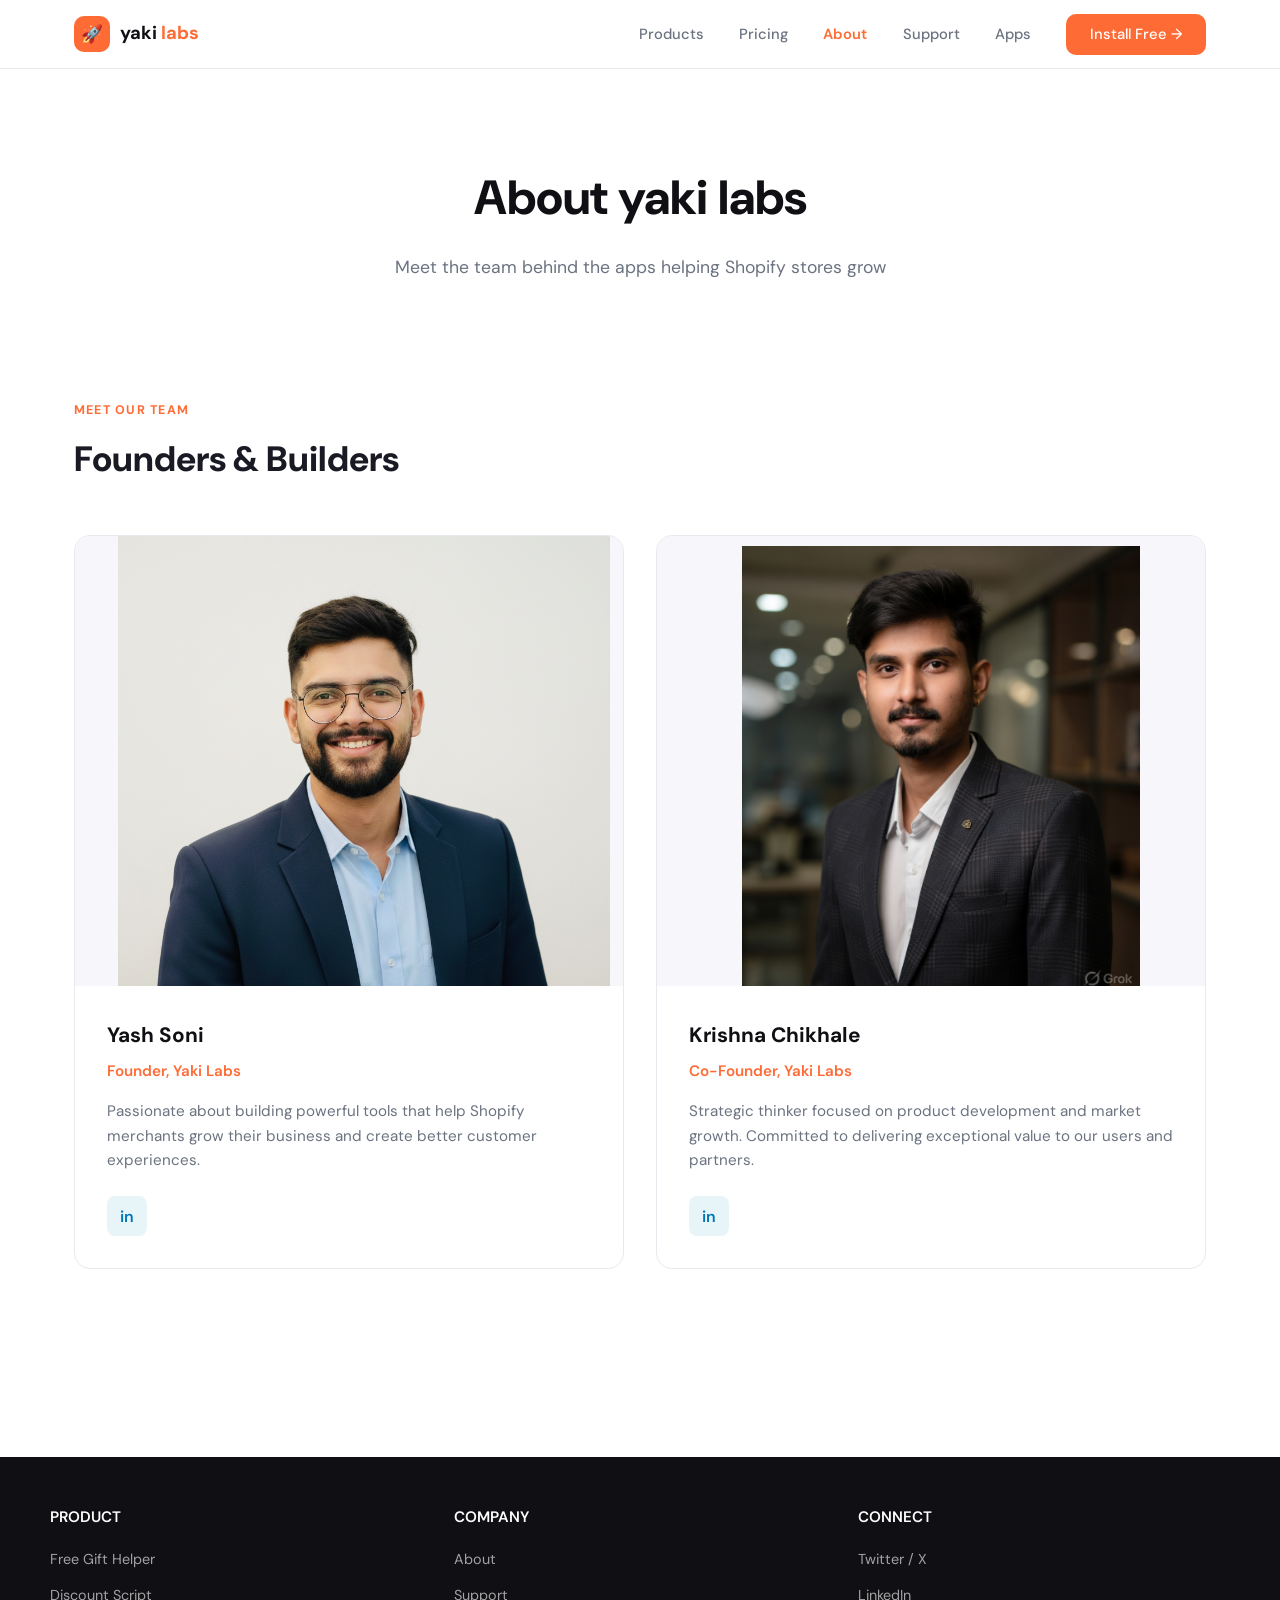
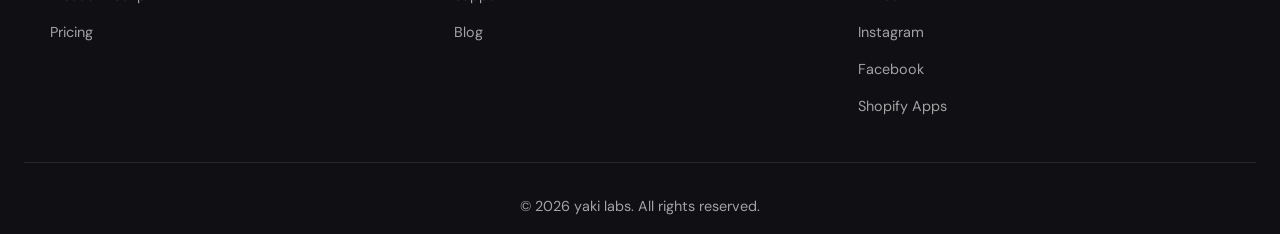
<file: about.html>
<!DOCTYPE html>
<html lang="en">
<head>
    <meta charset="UTF-8">
    <meta name="viewport" content="width=device-width, initial-scale=1.0">
    <title>About - yaki labs</title>
    <link rel="icon" type="image/png" href="data:image/svg+xml,<svg xmlns='http://www.w3.org/2000/svg' viewBox='0 0 100 100'><rect fill='%23FF6B35' width='100' height='100'/><text x='50' y='70' font-size='70' font-weight='bold' text-anchor='middle' fill='white'>🚀</text></svg>">
    <link rel="preconnect" href="https://fonts.googleapis.com">
    <link rel="preconnect" href="https://fonts.gstatic.com" crossorigin>
    <link href="https://fonts.googleapis.com/css2?family=DM+Sans:ital,opsz,wght@0,9..40,300;0,9..40,400;0,9..40,500;0,9..40,600;0-9..40,700;0,9..40,800;1,9..40,400;1,9..40,700&display=swap" rel="stylesheet">
    <style>
        *, *::before, *::after { margin: 0; padding: 0; box-sizing: border-box; }

        :root {
            --orange: #FF6B35;
            --orange-light: #FF8C5A;
            --orange-bg: #FFF4EF;
            --green: #2ECC8A;
            --dark: #0F0F14;
            --dark2: #1A1A24;
            --card: #ffffff;
            --text: #1A1A24;
            --muted: #6B7280;
            --border: #E8E8EE;
            --bg: #F7F7FB;
            --white: #ffffff;
            --purple: #6C63FF;
            --purple-light: #EEF0FF;
        }

        html { scroll-behavior: smooth; }

        body {
            font-family: 'DM Sans', sans-serif;
            color: var(--text);
            background: var(--white);
            line-height: 1.6;
            overflow-x: hidden;
        }

        /* ─── NAV ─── */
        header {
            position: fixed;
            top: 0; left: 0; right: 0;
            z-index: 100;
            background: rgba(255,255,255,0.92);
            backdrop-filter: blur(16px);
            border-bottom: 1px solid var(--border);
            transition: box-shadow 0.3s;
        }
        header.scrolled { box-shadow: 0 2px 24px rgba(0,0,0,0.08); }

        nav {
            max-width: 1180px;
            margin: 0 auto;
            padding: 0 1.5rem;
            height: 68px;
            display: flex;
            align-items: center;
            justify-content: space-between;
        }

        .logo {
            display: flex;
            align-items: center;
            gap: 0.6rem;
            text-decoration: none;
        }
        .logo-icon {
            width: 36px; height: 36px;
            background: var(--orange);
            border-radius: 10px;
            display: flex; align-items: center; justify-content: center;
            font-size: 1.1rem;
        }
        .logo-text {
            font-family: 'DM Sans', sans-serif;
            font-size: 1.15rem;
            font-weight: 700;
            color: var(--dark);
        }
        .logo-text span { color: var(--orange); }

        .nav-links {
            display: flex;
            align-items: center;
            gap: 2.2rem;
            list-style: none;
        }
        .nav-links a {
            color: var(--muted);
            text-decoration: none;
            font-size: 0.92rem;
            font-weight: 500;
            transition: color 0.2s;
        }
        .nav-links a:hover { color: var(--text); }

        .nav-cta {
            background: var(--orange);
            color: #fff !important;
            padding: 0.65rem 1.5rem;
            border-radius: 10px;
            transition: background 0.2s, transform 0.2s;
        }
        .nav-cta:hover { background: var(--orange-light); transform: translateY(-2px); }

        .hamburger {
            display: none;
            flex-direction: column;
            gap: 5px;
            cursor: pointer;
        }
        .hamburger span {
            width: 24px;
            height: 2px;
            background: var(--text);
            transition: 0.3s;
        }

        /* ─── MAIN CONTENT ─── */
        .container {
            max-width: 1180px;
            margin: 0 auto;
            padding: 0 1.5rem;
        }

        .page-header {
            margin-top: 100px;
            padding: 60px 0;
            text-align: center;
        }

        .page-header h1 {
            font-size: 3rem;
            font-weight: 800;
            color: var(--dark);
            margin-bottom: 1rem;
        }

        .page-header p {
            font-size: 1.1rem;
            color: var(--muted);
            max-width: 600px;
            margin: 0 auto;
        }

        /* ─── TEAM SECTION ─── */
        .team-section {
            padding: 60px 0;
        }

        .section-label {
            font-size: 0.78rem;
            font-weight: 700;
            text-transform: uppercase;
            letter-spacing: 0.1em;
            color: var(--orange);
            margin-bottom: 0.6rem;
        }

        .section-title {
            font-size: 2.2rem;
            font-weight: 800;
            margin-bottom: 3rem;
        }

        .team-grid {
            display: grid;
            grid-template-columns: repeat(auto-fit, minmax(320px, 1fr));
            gap: 2rem;
            margin-bottom: 4rem;
        }

        .team-card {
            background: var(--white);
            border: 1px solid var(--border);
            border-radius: 16px;
            overflow: hidden;
            transition: transform 0.3s, box-shadow 0.3s;
        }

        .team-card:hover {
            transform: translateY(-8px);
            box-shadow: 0 12px 24px rgba(0,0,0,0.1);
        }

        .team-image {
            width: 100%;
            height: 450px;
            background: var(--bg);
            display: flex;
            align-items: center;
            justify-content: center;
            font-size: 4rem;
            overflow: hidden;
        }

        .team-image img {
            width: 100%;
            height: 100%;
            object-fit: cover;
        }

        .team-card:nth-child(2) .team-image img {
            object-fit: contain;
            transform: translate(10px, 10px);
        }

        .team-card:nth-child(1) .team-image img {
            object-fit: contain;
            transform: scale(1.5) translate(10px, 10px);
        }

        .team-info {
            padding: 2rem;
        }

        .team-name {
            font-size: 1.3rem;
            font-weight: 700;
            color: var(--dark);
            margin-bottom: 0.5rem;
        }

        .team-role {
            font-size: 0.95rem;
            color: var(--orange);
            font-weight: 600;
            margin-bottom: 1rem;
        }

        .team-bio {
            font-size: 0.95rem;
            color: var(--muted);
            line-height: 1.6;
            margin-bottom: 1.5rem;
        }

        .team-links {
            display: flex;
            gap: 1rem;
        }

        .social-link {
            display: inline-flex;
            align-items: center;
            justify-content: center;
            width: 40px;
            height: 40px;
            background: var(--orange-bg);
            border-radius: 8px;
            text-decoration: none;
            color: var(--orange);
            transition: background 0.2s, color 0.2s;
            font-weight: 600;
        }

        .social-link:hover {
            background: var(--orange);
            color: white;
        }

        .linkedin-link {
            color: #0077B5;
            background: #E7F5F9;
        }

        .linkedin-link:hover {
            background: #0077B5;
            color: white;
        }

        /* ─── FOOTER ─── */
        footer {
            background: var(--dark);
            color: white;
            padding: 3rem 1.5rem 1rem;
            margin-top: 4rem;
        }

        .footer-content {
            max-width: 1180px;
            margin: 0 auto;
            display: grid;
            grid-template-columns: repeat(auto-fit, minmax(250px, 1fr));
            gap: 2rem;
            margin-bottom: 2rem;
        }

        .footer-section h3 {
            margin-bottom: 1rem;
            font-size: 0.95rem;
            font-weight: 600;
            text-transform: uppercase;
        }

        .footer-section ul {
            list-style: none;
        }

        .footer-section ul li {
            margin-bottom: 0.7rem;
        }

        .footer-section a {
            color: #A3A3A3;
            text-decoration: none;
            font-size: 0.9rem;
            transition: color 0.2s;
        }

        .footer-section a:hover {
            color: white;
        }

        .footer-bottom {
            text-align: center;
            padding-top: 2rem;
            border-top: 1px solid rgba(255,255,255,0.1);
            color: #A3A3A3;
            font-size: 0.9rem;
        }

        /* ─── RESPONSIVE ─── */
        @media (max-width: 768px) {
            .hamburger { display: flex; }
            .nav-links { 
                display: none;
                position: absolute;
                top: 68px;
                left: 0;
                right: 0;
                background: white;
                flex-direction: column;
                gap: 0;
                border-bottom: 1px solid var(--border);
            }
            .nav-links.open { display: flex; }
            .nav-links a {
                padding: 1rem 1.5rem;
                border-bottom: 1px solid var(--border);
            }

            .page-header h1 {
                font-size: 2rem;
            }

            .team-grid {
                grid-template-columns: 1fr;
            }
        }
    </style>
</head>
<body>

<!-- ─── HEADER ─── -->
<header id="mainHeader">
    <nav>
        <a href="index.html" class="logo">
            <div class="logo-icon">🚀</div>
            <span class="logo-text">yaki <span>labs</span></span>
        </a>
        <ul class="nav-links" id="navLinks">
            <li><a href="index.html#products">Products</a></li>
            <li><a href="index.html#pricing">Pricing</a></li>
            <li><a href="about.html" style="color: var(--orange); font-weight: 600;">About</a></li>
            <li><a href="support.html">Support</a></li>
            <li><a href="https://apps.shopify.com/partners/yashsoni" target="_blank">Apps</a></li>
            <li><a href="https://apps.shopify.com/free-gift-helper" target="_blank" class="nav-cta">Install Free →</a></li>
        </ul>
        <div class="hamburger" id="hamburger" onclick="toggleMenu()">
            <span></span><span></span><span></span>
        </div>
    </nav>
</header>

<!-- ─── PAGE HEADER ─── -->
<section class="page-header">
    <div class="container">
        <h1>About yaki labs</h1>
        <p>Meet the team behind the apps helping Shopify stores grow</p>
    </div>
</section>

<!-- ─── TEAM SECTION ─── -->
<section class="team-section">
    <div class="container">
        <div class="section-label">Meet Our Team</div>
        <h2 class="section-title">Founders & Builders</h2>
        
        <div class="team-grid">
            <!-- Yash Soni -->
            <div class="team-card">
                <div class="team-image">
                    <img src="yash_pic.png" alt="Yash Soni">
                </div>
                <div class="team-info">
                    <div class="team-name">Yash Soni</div>
                    <div class="team-role">Founder, Yaki Labs</div>
                    <div class="team-bio">Passionate about building powerful tools that help Shopify merchants grow their business and create better customer experiences.</div>
                    <div class="team-links">
                        <a href="https://www.linkedin.com/in/yash100ni/" target="_blank" class="social-link linkedin-link">in</a>
                    </div>
                </div>
            </div>

            <!-- Krishna Chikhale -->
            <div class="team-card">
                <div class="team-image">
                    <img src="krish_pic.jpg" alt="Krishna Chikhale">
                </div>
                <div class="team-info">
                    <div class="team-name">Krishna Chikhale</div>
                    <div class="team-role">Co-Founder, Yaki Labs</div>
                    <div class="team-bio">Strategic thinker focused on product development and market growth. Committed to delivering exceptional value to our users and partners.</div>
                    <div class="team-links">
                        <a href="https://www.linkedin.com/in/krishnachikhale/" target="_blank" class="social-link linkedin-link">in</a>
                    </div>
                </div>
            </div>
        </div>
    </div>
</section>

<!-- ─── FOOTER ─── -->
<footer>
    <div class="footer-content">
        <div class="footer-section">
            <h3>Product</h3>
            <ul>
                <li><a href="index.html#free-gift-helper">Free Gift Helper</a></li>
                <li><a href="index.html#gayl14">Discount Script</a></li>
                <li><a href="index.html#pricing">Pricing</a></li>
            </ul>
        </div>
        <div class="footer-section">
            <h3>Company</h3>
            <ul>
                <li><a href="about.html">About</a></li>
                <li><a href="support.html">Support</a></li>
                <li><a href="#">Blog</a></li>
            </ul>
        </div>
        <div class="footer-section">
            <h3>Connect</h3>
            <ul>
                <li><a href="https://x.com/SoniYash8348" target="_blank">Twitter / X</a></li>
                <li><a href="https://www.linkedin.com/company/yakilabs/" target="_blank">LinkedIn</a></li>
                <li><a href="https://www.instagram.com/yaki_labs/" target="_blank">Instagram</a></li>
                <li><a href="https://www.facebook.com/profile.php?id=100077407665250" target="_blank">Facebook</a></li>
                <li><a href="https://apps.shopify.com/partners/yashsoni" target="_blank">Shopify Apps</a></li>
            </ul>
        </div>
    </div>
    <div class="footer-bottom">
        <p>&copy; 2026 yaki labs. All rights reserved.</p>
    </div>
</footer>

<script>
    function toggleMenu() {
        const navLinks = document.getElementById('navLinks');
        navLinks.classList.toggle('open');
    }

    // Close menu when a link is clicked
    document.querySelectorAll('.nav-links a').forEach(link => {
        link.addEventListener('click', () => {
            document.getElementById('navLinks').classList.remove('open');
        });
    });

    // Add scroll shadow to header
    window.addEventListener('scroll', () => {
        const header = document.getElementById('mainHeader');
        if (window.scrollY > 0) {
            header.classList.add('scrolled');
        } else {
            header.classList.remove('scrolled');
        }
    });
</script>

</body>
</html>
</file>
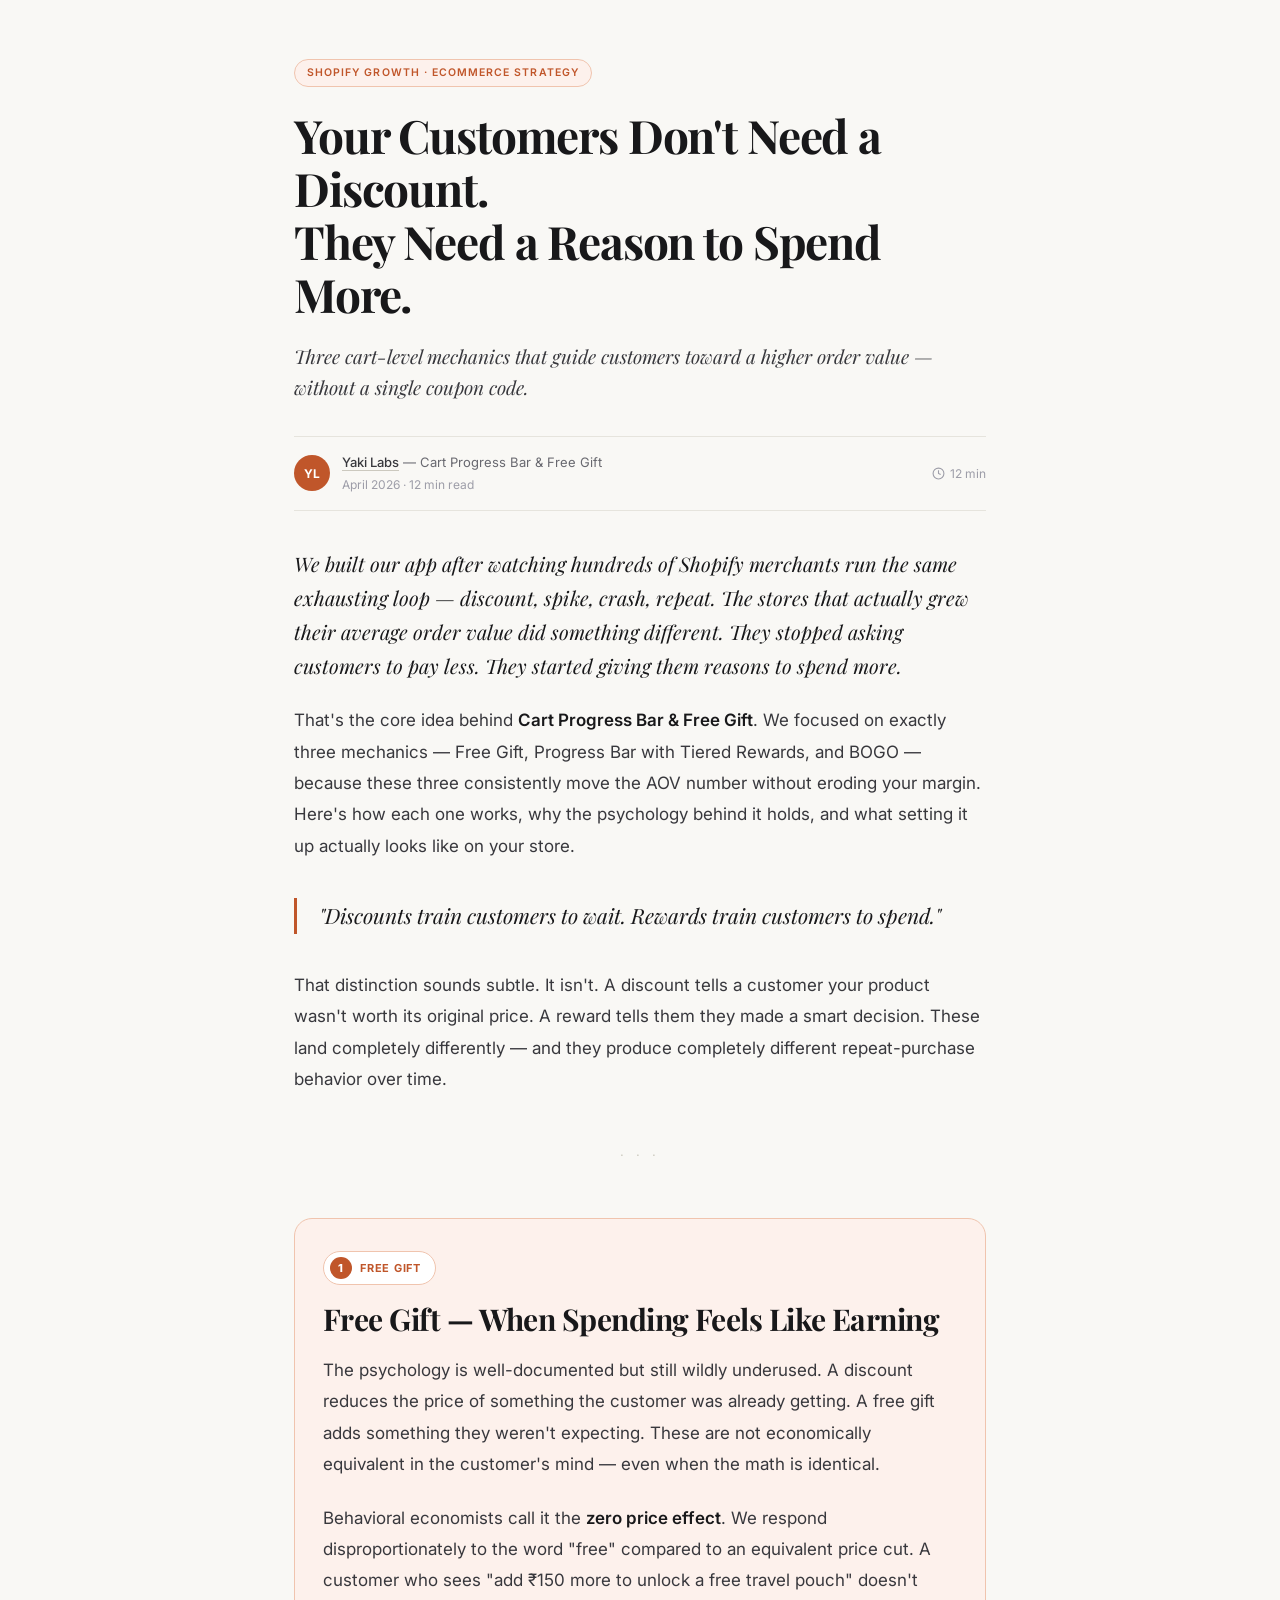
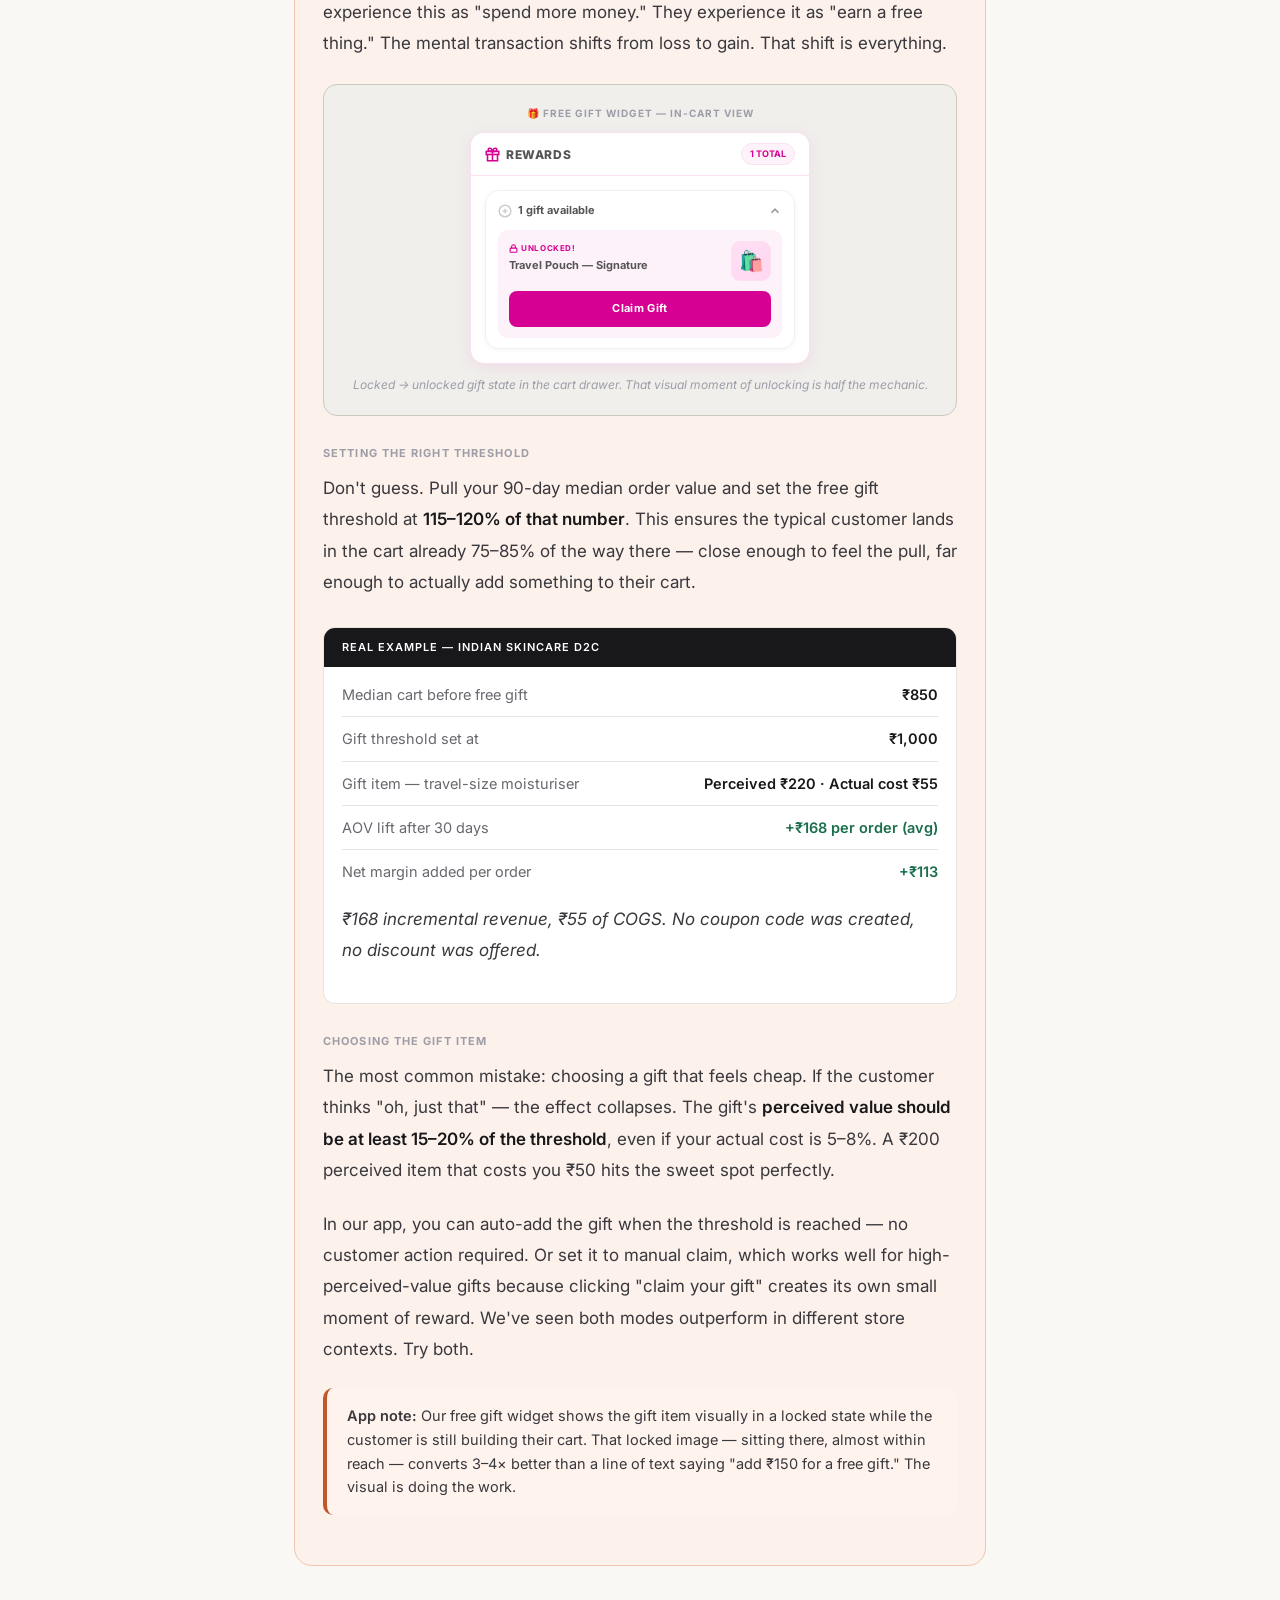
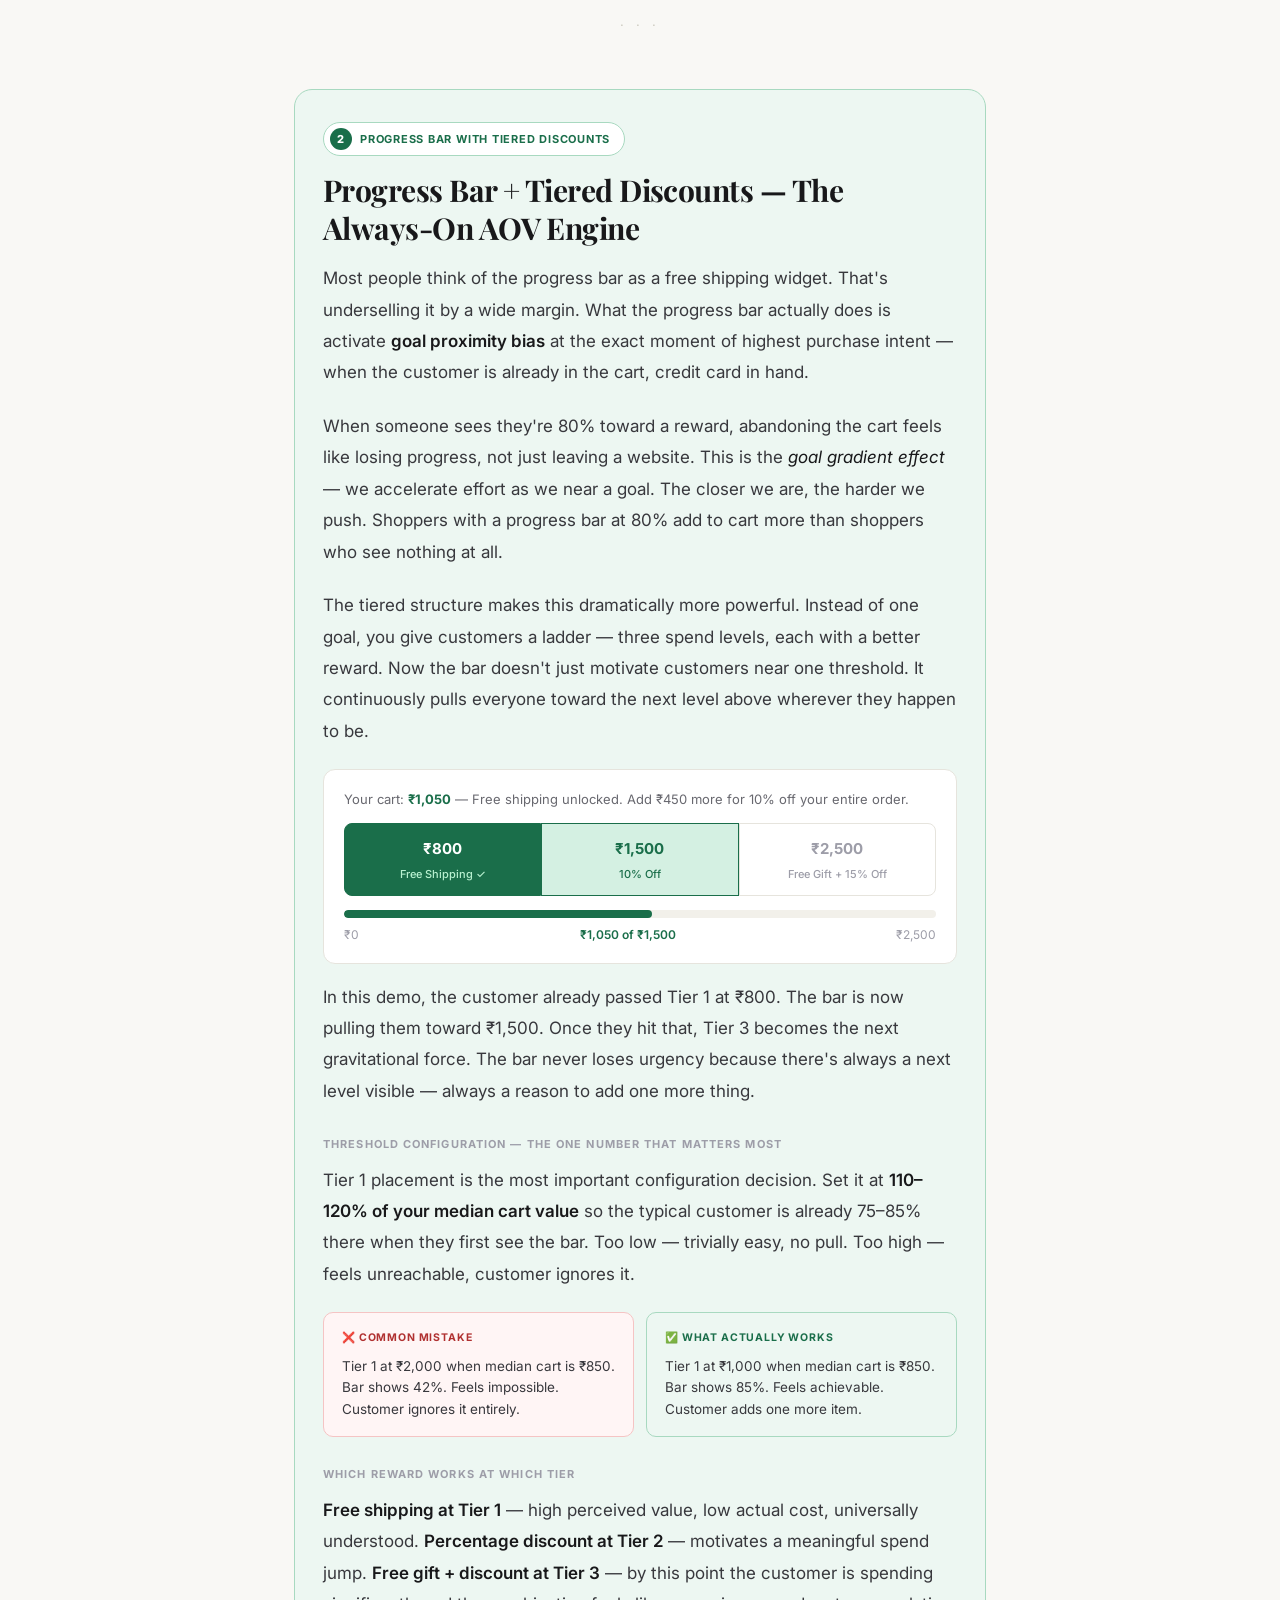
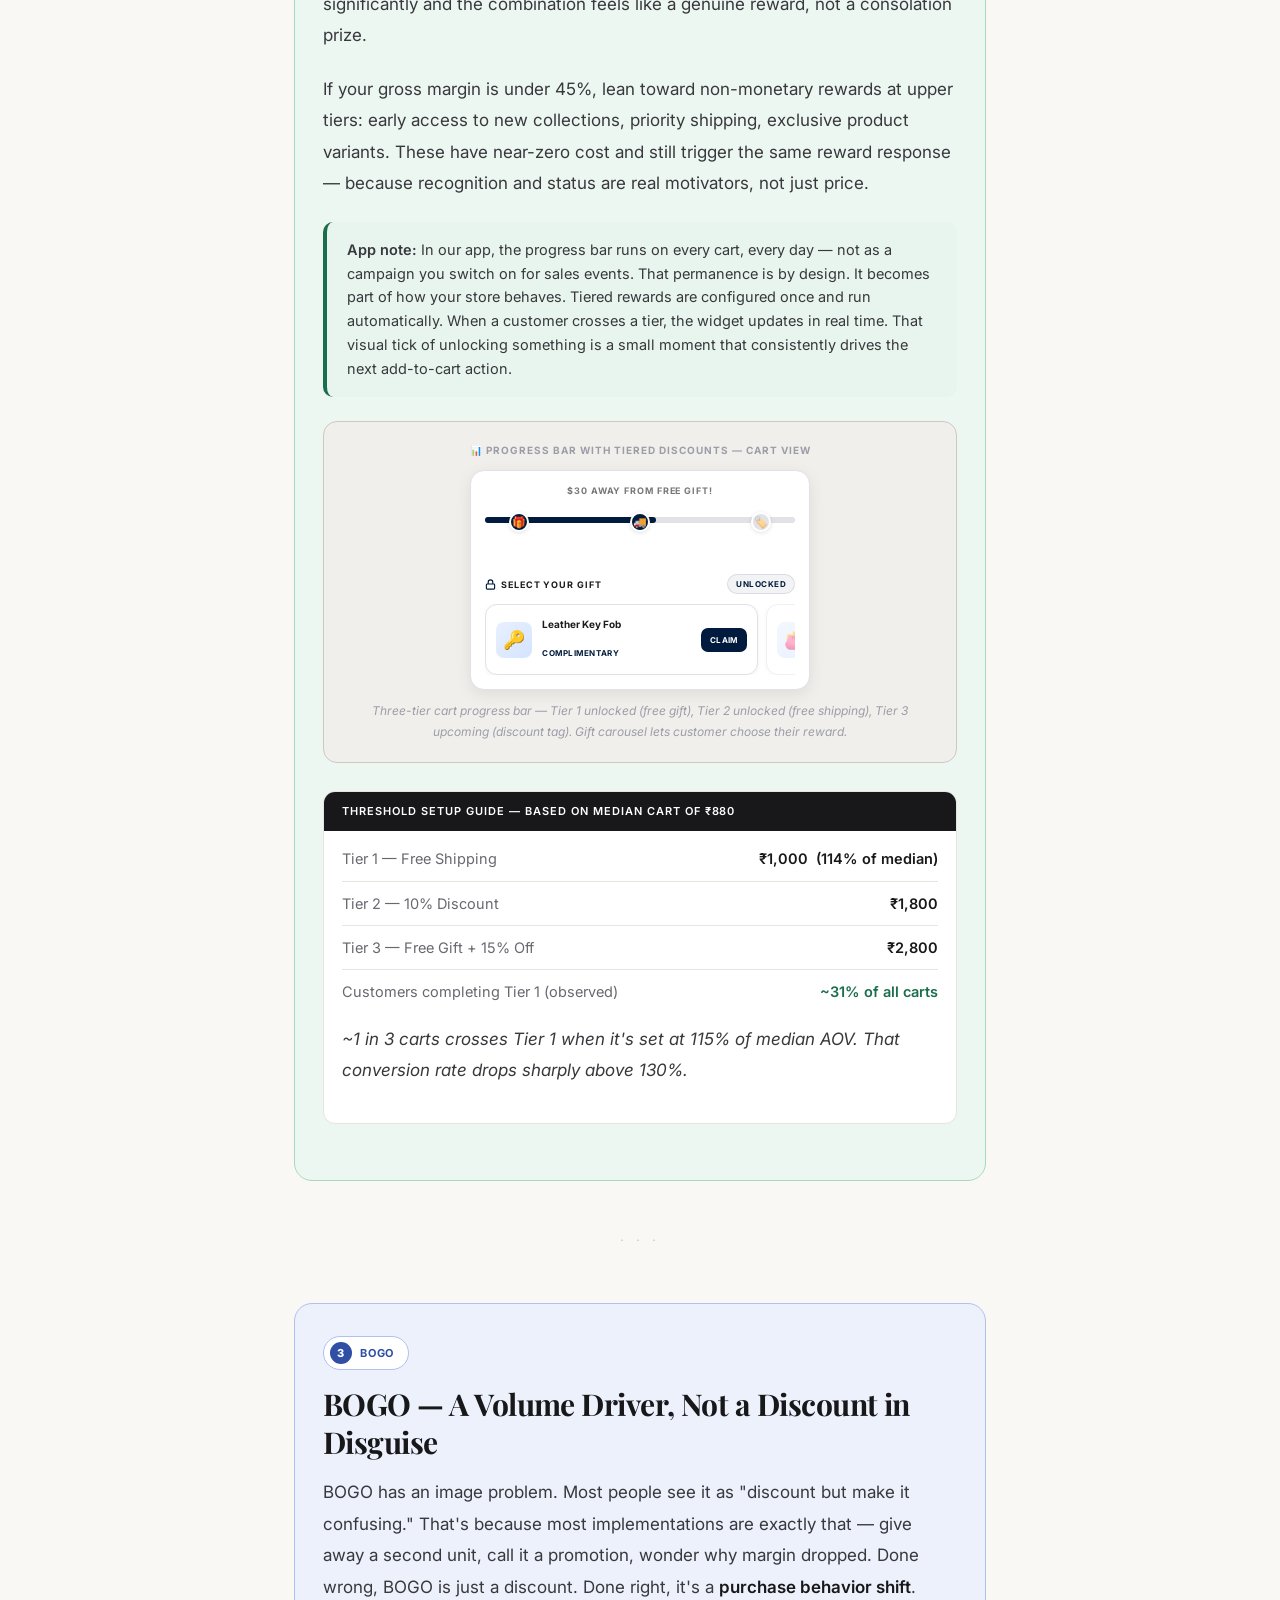
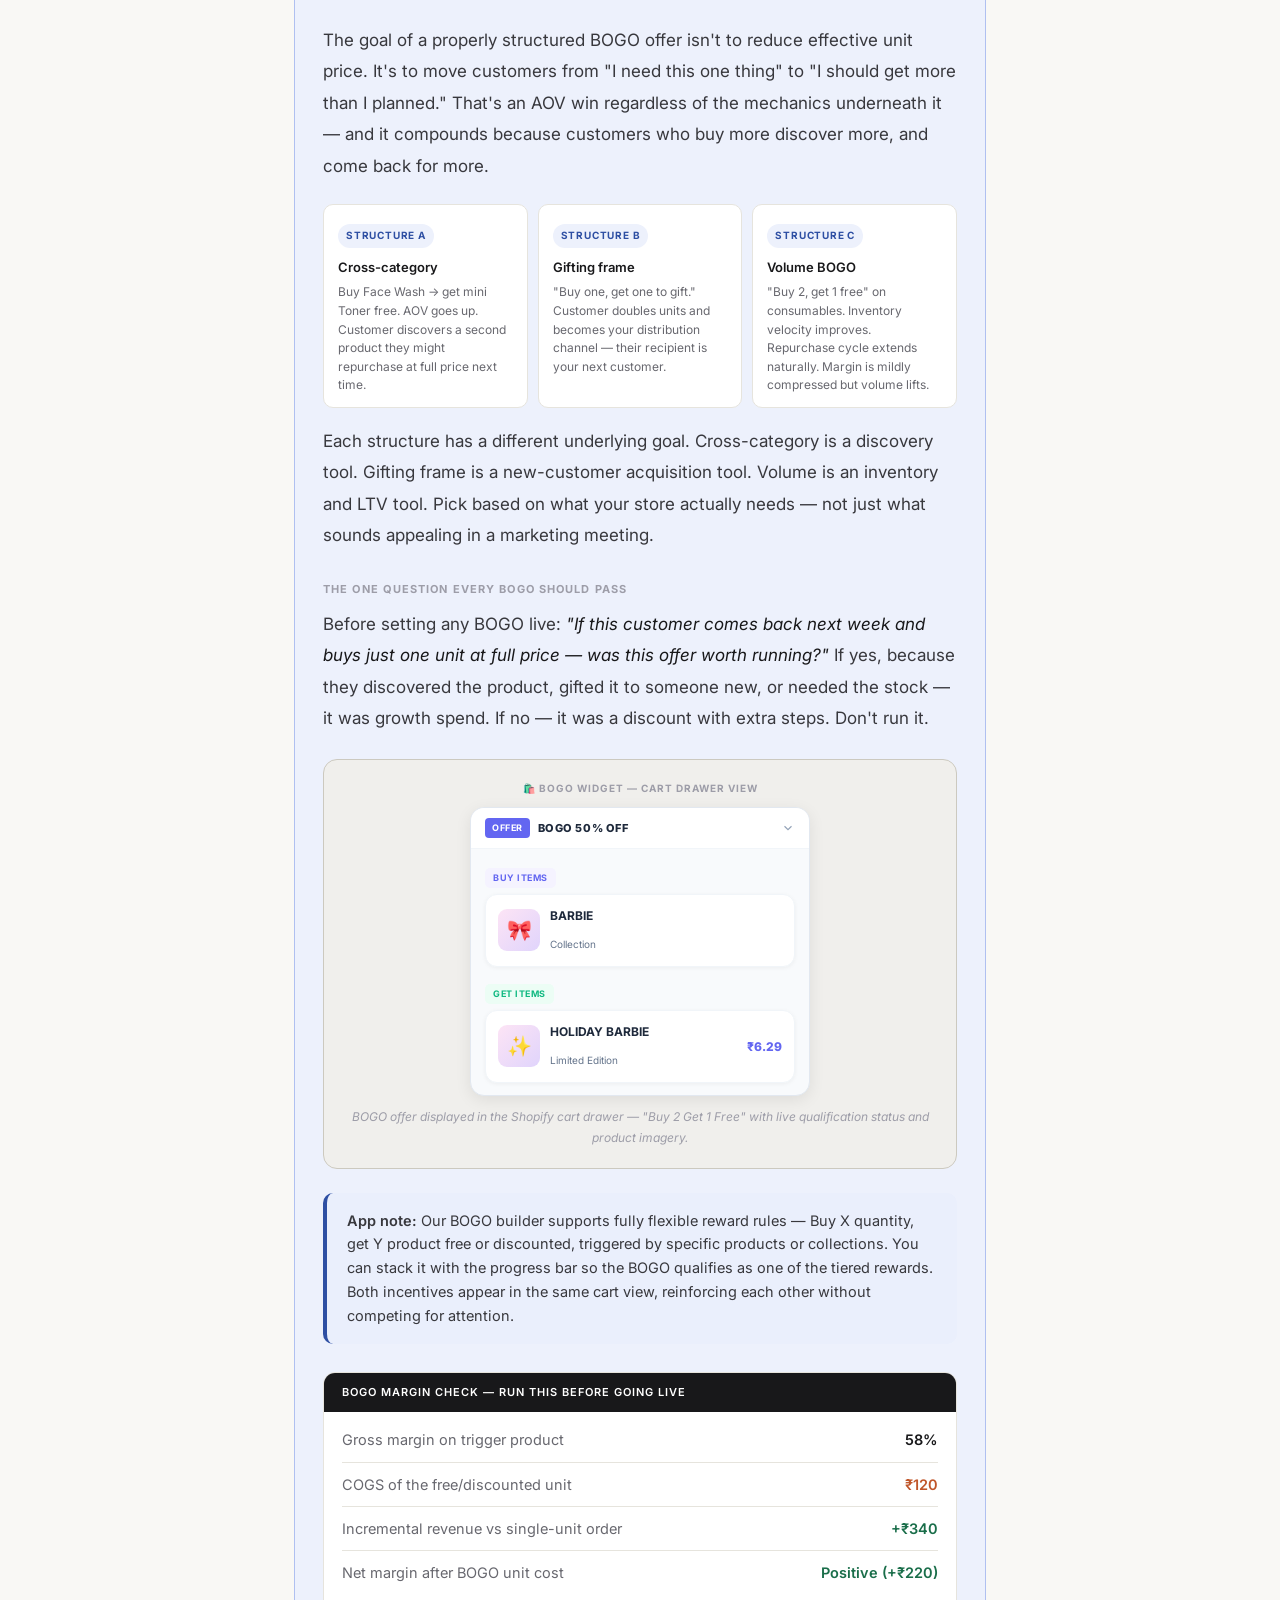
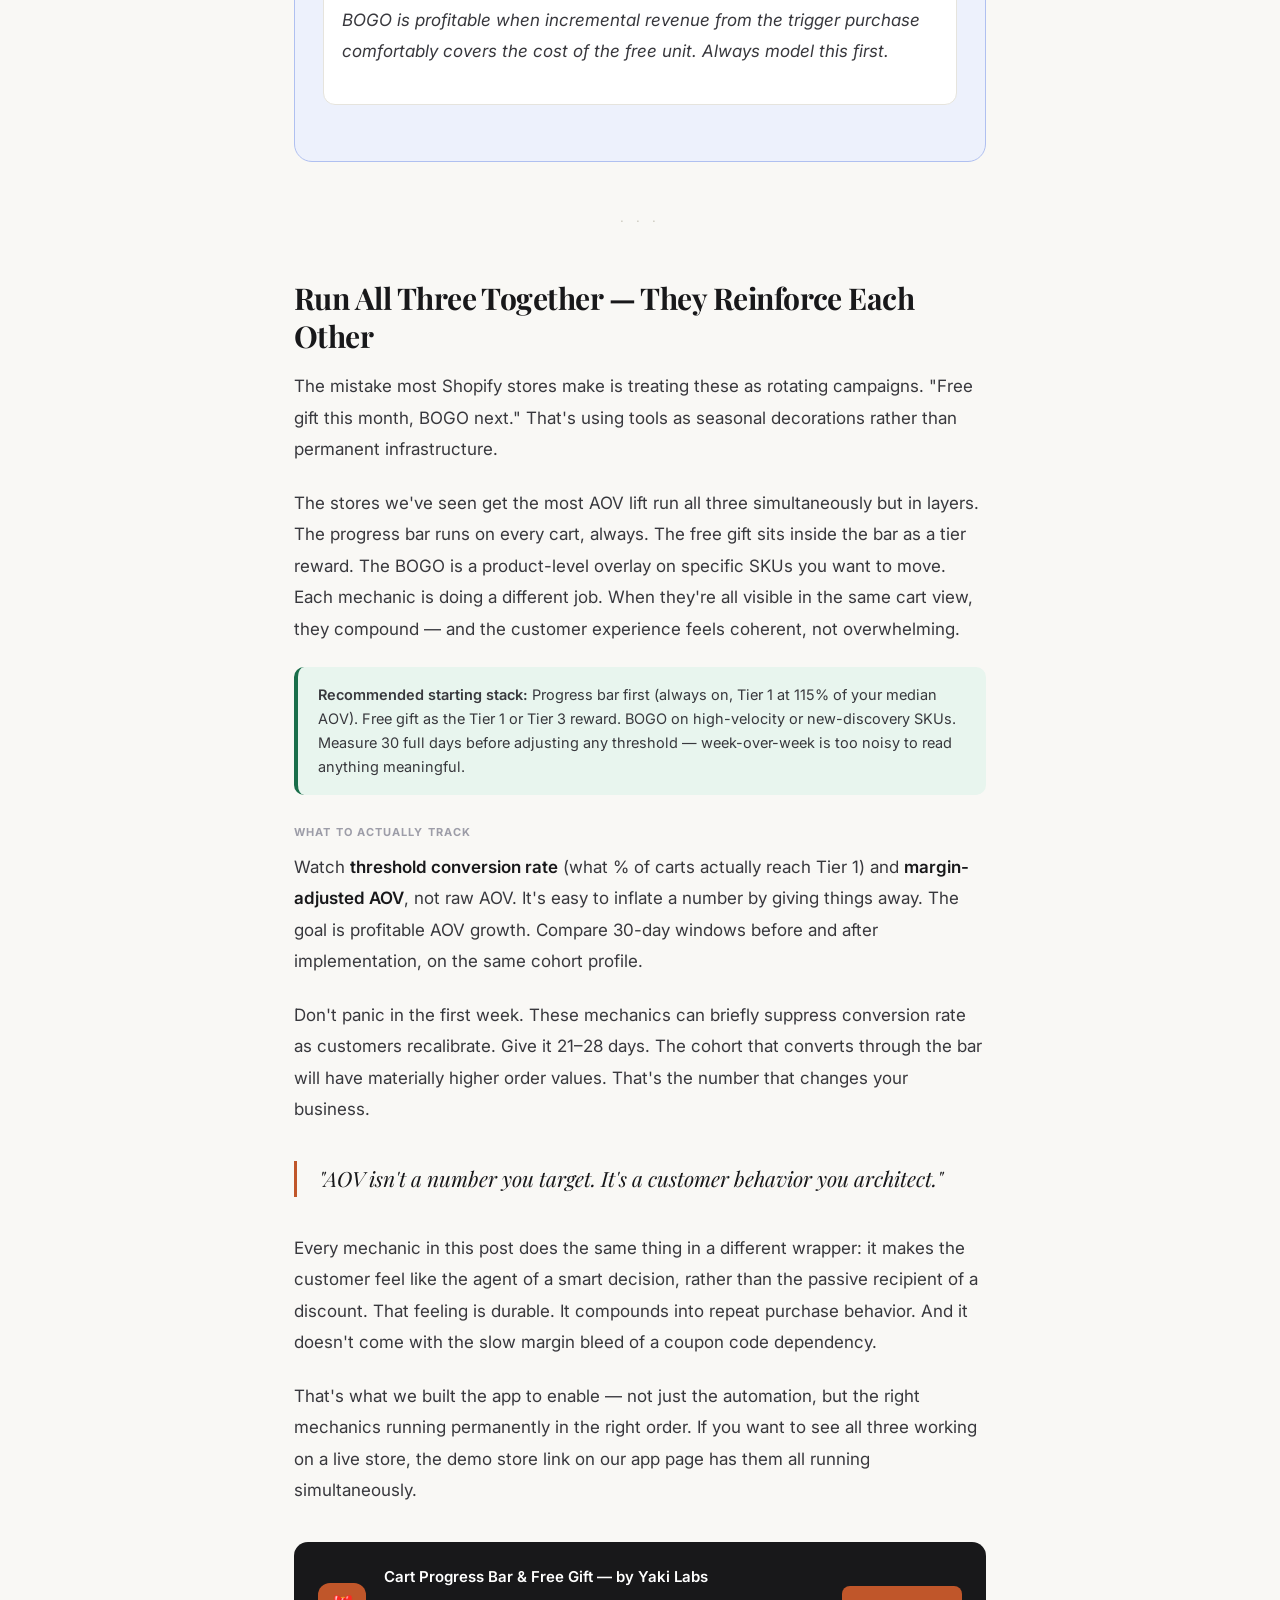
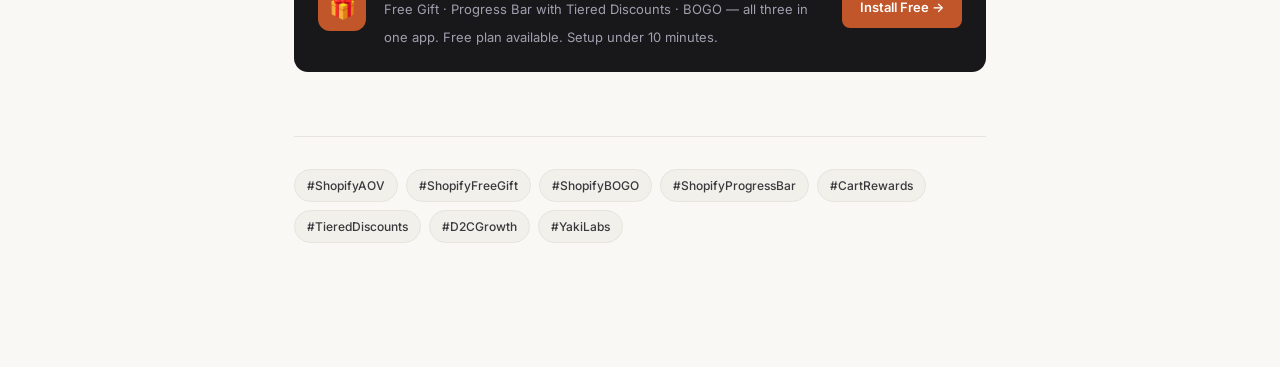
<file: blog/shopify-aov-strategies.html>
<!DOCTYPE html>
<html lang="en">
<head>
<meta charset="UTF-8">
<meta name="viewport" content="width=device-width, initial-scale=1.0">
<title>How Shopify Stores Can Increase AOV Without Relying on Discounts</title>
<meta name="description" content="Three proven Shopify AOV strategies — Free Gift, Progress Bar with Tiered Discounts, and BOGO — that guide customer behavior without slashing your prices.">
<meta name="keywords" content="Shopify AOV, Shopify free gift, Shopify BOGO, Shopify progress bar, increase average order value Shopify, tiered discounts Shopify, cart rewards Shopify">
<link rel="preconnect" href="https://fonts.googleapis.com">
<link href="https://fonts.googleapis.com/css2?family=Playfair+Display:ital,wght@0,600;0,700;1,500&family=Inter:wght@300;400;500;600&family=Material+Symbols+Outlined:opsz,wght,FILL,GRAD@20,400,1,0&display=swap" rel="stylesheet">
<style>
  *, *::before, *::after { box-sizing: border-box; margin: 0; padding: 0; }

  :root {
    --ink:        #18181a;
    --ink-mid:    #38383d;
    --ink-muted:  #68686f;
    --ink-faint:  #9d9da8;
    --surface:    #f9f8f5;
    --surface-up: #ffffff;
    --tint:       #f2f0ea;
    --border:     #e6e4dd;
    --border-md:  #ccc9bf;
    --c1:         #c0562a;
    --c1-bg:      #fdf1ec;
    --c1-border:  #f0c4ae;
    --c2:         #1a6e4a;
    --c2-bg:      #edf7f2;
    --c2-border:  #a8d9c0;
    --c3:         #2e4fa3;
    --c3-bg:      #edf1fc;
    --c3-border:  #b0c0f0;
    --serif: 'Playfair Display', Georgia, serif;
    --sans:  'Inter', system-ui, sans-serif;
  }

  body { font-family: var(--sans); background: var(--surface); color: var(--ink); line-height: 1.75; font-size: 16px; -webkit-font-smoothing: antialiased; }

  .page { max-width: 740px; margin: 0 auto; padding: 56px 24px 96px; }

  .chip { display: inline-block; font-size: 10.5px; font-weight: 600; letter-spacing: .1em; text-transform: uppercase; color: var(--c1); background: var(--c1-bg); border: 1px solid var(--c1-border); padding: 4px 12px; border-radius: 100px; margin-bottom: 22px; }

  h1.post-title { font-family: var(--serif); font-size: clamp(30px, 5.5vw, 46px); font-weight: 700; line-height: 1.15; letter-spacing: -.025em; color: var(--ink); margin-bottom: 20px; }

  .subtitle { font-family: var(--serif); font-size: 19px; font-weight: 400; font-style: italic; color: var(--ink-mid); line-height: 1.65; margin-bottom: 32px; }

  .byline { display: flex; align-items: center; gap: 12px; padding: 14px 0; border-top: 1px solid var(--border); border-bottom: 1px solid var(--border); font-size: 13px; color: var(--ink-muted); }
  .av { width: 36px; height: 36px; border-radius: 50%; background: var(--c1); color: #fff; display: flex; align-items: center; justify-content: center; font-size: 12px; font-weight: 700; flex-shrink: 0; }
  .byline strong { color: var(--ink-mid); font-weight: 500; }
  .rt { margin-left: auto; font-size: 12px; color: var(--ink-faint); display: flex; align-items: center; gap: 5px; }

  .body p { font-size: 17px; line-height: 1.85; color: var(--ink-mid); margin-bottom: 22px; }
  .body p.lead { font-family: var(--serif); font-size: 20px; font-style: italic; color: var(--ink); line-height: 1.7; }
  .body p strong { color: var(--ink); font-weight: 600; }
  .body em { color: var(--ink); }

  .body h2 { font-family: var(--serif); font-size: clamp(22px, 3.2vw, 30px); font-weight: 700; color: var(--ink); line-height: 1.25; letter-spacing: -.018em; margin: 0 0 16px; }
  .body h3 { font-size: 11px; font-weight: 700; color: var(--ink-faint); margin: 28px 0 10px; text-transform: uppercase; letter-spacing: .1em; }

  .strategy { border-radius: 18px; padding: 32px 28px 28px; margin: 52px 0 0; border: 1.5px solid; }
  .strategy.s1 { background: var(--c1-bg); border-color: var(--c1-border); }
  .strategy.s2 { background: var(--c2-bg); border-color: var(--c2-border); }
  .strategy.s3 { background: var(--c3-bg); border-color: var(--c3-border); }

  .stag { display: inline-flex; align-items: center; gap: 8px; padding: 5px 14px 5px 6px; border-radius: 100px; font-size: 11px; font-weight: 700; letter-spacing: .07em; text-transform: uppercase; margin-bottom: 16px; }
  .stag .n { width: 22px; height: 22px; border-radius: 50%; display: flex; align-items: center; justify-content: center; font-size: 11px; font-weight: 800; color: #fff; }
  .s1 .stag { background: #fff; color: var(--c1); border: 1px solid var(--c1-border); }
  .s2 .stag { background: #fff; color: var(--c2); border: 1px solid var(--c2-border); }
  .s3 .stag { background: #fff; color: var(--c3); border: 1px solid var(--c3-border); }
  .s1 .stag .n { background: var(--c1); }
  .s2 .stag .n { background: var(--c2); }
  .s3 .stag .n { background: var(--c3); }

  .pq { border-left: 3px solid var(--c1); padding: 2px 0 2px 22px; margin: 36px 0; }
  .pq p { font-family: var(--serif) !important; font-size: 21px !important; font-style: italic; color: var(--ink) !important; line-height: 1.5 !important; margin-bottom: 0 !important; }

  .note { border-radius: 10px; padding: 16px 20px; margin: 22px 0; font-size: 14.5px; line-height: 1.65; }
  .note.o { background: #fff3ed; border-left: 4px solid var(--c1); color: var(--ink-mid); }
  .note.g { background: #e8f5ee; border-left: 4px solid var(--c2); color: var(--ink-mid); }
  .note.b { background: #eaeffc; border-left: 4px solid var(--c3); color: var(--ink-mid); }
  .note strong { font-weight: 600; }

  .sc { background: var(--surface-up); border: 1px solid var(--border); border-radius: 12px; overflow: hidden; margin: 28px 0; }
  .sc-head { background: var(--ink); color: #fff; padding: 10px 18px; font-size: 11px; font-weight: 600; letter-spacing: .09em; text-transform: uppercase; }
  .sc-body { padding: 6px 18px 14px; }
  .sc-row { display: flex; justify-content: space-between; align-items: baseline; padding: 9px 0; border-bottom: 1px solid var(--border); font-size: 14.5px; }
  .sc-row:last-of-type { border-bottom: none; }
  .sc-row .lbl { color: var(--ink-muted); }
  .sc-row .val { font-weight: 600; color: var(--ink); }
  .sc-row .val.g { color: var(--c2); }
  .sc-row .val.o { color: var(--c1); }
  .sc-note { font-size: 13px; color: var(--ink-faint); font-style: italic; margin-top: 10px; }

  /* ── Widget Preview Wrapper ── */
  .widget-preview {
    background: #f0efec;
    border: 1.5px solid var(--border-md);
    border-radius: 14px;
    padding: 20px;
    margin: 24px 0;
    display: flex;
    flex-direction: column;
    align-items: center;
    gap: 10px;
  }
  .widget-label {
    font-size: 10px;
    font-weight: 700;
    letter-spacing: .1em;
    text-transform: uppercase;
    color: var(--ink-faint);
  }
  .widget-caption {
    font-size: 12px;
    color: var(--ink-faint);
    font-style: italic;
    text-align: center;
  }

  /* ── BOGO Card Preview ── */
  .bogo-preview {
    background: #f8fafc;
    border-radius: 14px;
    border: 1px solid #e2e8f0;
    overflow: hidden;
    width: 100%;
    max-width: 340px;
    box-shadow: 0 4px 16px rgba(0,0,0,.08);
    font-family: var(--sans);
  }
  .bogo-preview header {
    display: flex;
    align-items: center;
    justify-content: space-between;
    padding: 10px 14px;
    border-bottom: 1px solid #f1f5f9;
    background: #fff;
  }
  .bogo-preview header .badge {
    background: #6366f1;
    color: #fff;
    font-size: 9px;
    font-weight: 700;
    padding: 2px 7px;
    border-radius: 4px;
    text-transform: uppercase;
    letter-spacing: .06em;
  }
  .bogo-preview header h4 {
    font-size: 11px;
    font-weight: 800;
    color: #1e293b;
    text-transform: uppercase;
    letter-spacing: .05em;
  }
  .bogo-preview .body-inner {
    padding: 12px 14px;
    display: flex;
    flex-direction: column;
    gap: 10px;
  }
  .bogo-section-tag {
    display: inline-block;
    font-size: 9px;
    font-weight: 700;
    padding: 2px 8px;
    border-radius: 5px;
    text-transform: uppercase;
    letter-spacing: .06em;
    margin-bottom: 6px;
  }
  .bogo-section-tag.buy { background: #f5f3ff; color: #6366f1; }
  .bogo-section-tag.get { background: #ecfdf5; color: #10b981; }
  .bogo-item {
    background: #fff;
    border: 1px solid #f1f5f9;
    border-radius: 12px;
    padding: 10px 12px;
    display: flex;
    align-items: center;
    gap: 10px;
    box-shadow: 0 1px 4px rgba(0,0,0,.05);
  }
  .bogo-item-img {
    width: 42px; height: 42px;
    border-radius: 9px;
    background: linear-gradient(135deg,#fde4f5,#e0d4fc);
    display: flex; align-items: center; justify-content: center;
    font-size: 20px;
    flex-shrink: 0;
  }
  .bogo-item-info h5 { font-size: 12px; font-weight: 700; color: #1e293b; margin-bottom: 2px; text-transform: uppercase; }
  .bogo-item-info span { font-size: 10px; color: #64748b; }
  .bogo-item-price { font-size: 12px; font-weight: 800; color: #6366f1; margin-left: auto; }

  /* ── Free Gift Card Preview ── */
  .gift-preview {
    background: #fff;
    border-radius: 14px;
    border: 1px solid #fbe0f1;
    overflow: hidden;
    width: 100%;
    max-width: 340px;
    box-shadow: 0 4px 16px rgba(214,0,147,.08);
    font-family: var(--sans);
  }
  .gift-preview header {
    display: flex;
    align-items: center;
    justify-content: space-between;
    padding: 10px 14px;
    border-bottom: 1px solid #fbe0f1;
    background: #fff;
  }
  .gift-preview header .title-row { display: flex; align-items: center; gap: 6px; }
  .gift-preview header .title-row svg { color: #d60093; }
  .gift-preview header h4 { font-size: 12px; font-weight: 800; color: #555; text-transform: uppercase; letter-spacing: .05em; }
  .gift-preview header .count-badge {
    background: #fdf2f9;
    border: 1px solid #fbe0f1;
    color: #d60093;
    font-size: 9px;
    font-weight: 700;
    padding: 2px 8px;
    border-radius: 100px;
  }
  .gift-preview .body-inner { padding: 14px; }
  .gift-reward-card {
    border: 1px solid #f1f1f1;
    border-radius: 14px;
    padding: 10px 12px;
    background: #fff;
    box-shadow: 0 1px 4px rgba(0,0,0,.05);
  }
  .gift-reward-top {
    display: flex;
    align-items: center;
    justify-content: space-between;
    margin-bottom: 10px;
  }
  .gift-reward-top-left { display: flex; align-items: center; gap: 6px; font-size: 11px; font-weight: 700; color: #555; }
  .gift-inner {
    background: #fdf2f9;
    border: 1px solid #fbeef8;
    border-radius: 10px;
    padding: 10px;
  }
  .gift-inner-row { display: flex; align-items: flex-start; justify-content: space-between; margin-bottom: 10px; }
  .gift-unlocked { font-size: 8px; font-weight: 700; color: #d60093; text-transform: uppercase; letter-spacing: .08em; margin-bottom: 3px; display: flex; align-items: center; gap: 3px; }
  .gift-name { font-size: 11px; font-weight: 700; color: #555; line-height: 1.35; }
  .gift-img {
    width: 40px; height: 40px;
    border-radius: 9px;
    background: linear-gradient(135deg,#ffe0f5,#ffd6f0);
    display: flex; align-items: center; justify-content: center;
    font-size: 20px;
    flex-shrink: 0;
    border: 1px solid #fbe0f1;
  }
  .gift-claim-btn {
    width: 100%;
    background: #d60093;
    color: #fff;
    font-size: 11px;
    font-weight: 700;
    border: none;
    border-radius: 8px;
    padding: 8px;
    text-align: center;
    cursor: default;
    letter-spacing: .03em;
  }

  /* ── Progress Bar Preview ── */
  .pb-demo { background: var(--surface-up); border: 1px solid var(--border); border-radius: 12px; padding: 18px 20px; margin: 18px 0; }
  .pb-lbl { font-size: 13px; color: var(--ink-muted); margin-bottom: 12px; }
  .pb-lbl strong { color: var(--c2); }
  .pb-tiers { display: flex; gap: 0; margin-bottom: 14px; }
  .pb-tier { flex: 1; text-align: center; padding: 12px 8px 10px; border: 1px solid var(--border); background: var(--surface-up); }
  .pb-tier:first-child { border-radius: 8px 0 0 8px; }
  .pb-tier:last-child { border-radius: 0 8px 8px 0; }
  .pb-tier.done { background: var(--c2); border-color: var(--c2); }
  .pb-tier.active { background: #d4f0e2; border-color: var(--c2); }
  .pb-tier .t-amt { font-size: 15px; font-weight: 700; margin-bottom: 3px; }
  .pb-tier:not(.done):not(.active) .t-amt { color: var(--ink-faint); }
  .pb-tier.done .t-amt { color: #fff; }
  .pb-tier.active .t-amt { color: var(--c2); }
  .pb-tier .t-rew { font-size: 11px; font-weight: 500; }
  .pb-tier:not(.done):not(.active) .t-rew { color: var(--ink-faint); }
  .pb-tier.done .t-rew { color: #b8f0d0; }
  .pb-tier.active .t-rew { color: var(--c2); }
  .pb-track { height: 8px; background: var(--tint); border-radius: 100px; overflow: hidden; margin-bottom: 6px; }
  .pb-fill { height: 100%; border-radius: 100px; background: var(--c2); }
  .pb-meta { display: flex; justify-content: space-between; font-size: 12px; color: var(--ink-faint); }
  .pb-meta .hi { color: var(--c2); font-weight: 600; }

  /* ── Goal-Based Tiered Preview ── */
  .goal-preview {
    background: #fff;
    border-radius: 14px;
    border: 1px solid #e2e2e6;
    overflow: hidden;
    width: 100%;
    max-width: 340px;
    box-shadow: 0 4px 16px rgba(0,0,0,.08);
    font-family: var(--sans);
  }
  .goal-bar-section { padding: 12px 14px 4px; }
  .goal-bar-label {
    text-align: center;
    font-size: 9px;
    font-weight: 700;
    color: #767777;
    text-transform: uppercase;
    letter-spacing: .1em;
    margin-bottom: 8px;
  }
  .goal-track-wrap { position: relative; padding-bottom: 28px; }
  .goal-track-bg {
    position: absolute; left: 0; right: 0; top: 5px;
    height: 6px; background: #e2e2e6; border-radius: 100px;
  }
  .goal-track-fill {
    position: absolute; left: 0; top: 5px;
    height: 6px; width: 55%; background: #001b3d; border-radius: 100px;
  }
  .goal-dots {
    position: relative;
    display: flex;
    justify-content: space-between;
    padding: 0 24px;
    margin-top: 14px;
  }
  .goal-dot {
    width: 20px; height: 20px; border-radius: 50%;
    display: flex; align-items: center; justify-content: center;
    border: 2px solid #fff;
    box-shadow: 0 1px 4px rgba(0,0,0,.12);
    font-size: 11px;
  }
  .goal-dot.reached { background: #001b3d; color: #fff; }
  .goal-dot.pending { background: #e2e2e6; color: #767777; }
  .goal-carousel-section { padding: 10px 14px 14px; }
  .goal-carousel-header {
    display: flex;
    align-items: center;
    justify-content: space-between;
    margin-bottom: 10px;
  }
  .goal-carousel-header .left { display: flex; align-items: center; gap: 5px; font-size: 9px; font-weight: 700; text-transform: uppercase; letter-spacing: .1em; color: #1a1c1e; }
  .goal-unlocked-badge {
    font-size: 8px; font-weight: 700;
    padding: 2px 8px; border-radius: 100px;
    border: 1px solid rgba(0,27,61,.1);
    background: rgba(0,27,61,.05);
    color: #001b3d;
    text-transform: uppercase; letter-spacing: .06em;
  }
  .goal-cards { display: flex; gap: 8px; overflow: hidden; }
  .goal-gift-card {
    flex-shrink: 0;
    width: 88%;
    background: #fff;
    border: 1px solid #e2e2e6;
    border-radius: 12px;
    padding: 10px;
    display: flex;
    align-items: center;
    gap: 10px;
    box-shadow: 0 1px 4px rgba(0,0,0,.06);
  }
  .goal-gift-card.dim { opacity: 0.5; }
  .goal-gift-img {
    width: 36px; height: 36px;
    border-radius: 8px;
    background: linear-gradient(135deg,#e8f0ff,#d4e4ff);
    display: flex; align-items: center; justify-content: center;
    font-size: 18px;
    flex-shrink: 0;
  }
  .goal-gift-info { flex: 1; min-width: 0; }
  .goal-gift-info p { font-size: 10px; font-weight: 700; color: #1a1c1e; white-space: nowrap; overflow: hidden; text-overflow: ellipsis; margin-bottom: 2px; }
  .goal-gift-info span { font-size: 8px; font-weight: 700; text-transform: uppercase; letter-spacing: .07em; color: #001b3d; }
  .goal-claim-btn {
    background: #001b3d; color: #fff;
    font-size: 8px; font-weight: 700;
    padding: 5px 9px; border-radius: 7px;
    text-transform: uppercase; letter-spacing: .05em;
    white-space: nowrap;
  }
  .goal-select-btn {
    background: transparent;
    border: 1px solid rgba(0,27,61,.2);
    color: #001b3d;
    font-size: 8px; font-weight: 700;
    padding: 5px 9px; border-radius: 7px;
    text-transform: uppercase; letter-spacing: .05em;
    white-space: nowrap;
  }

  .compare { display: grid; grid-template-columns: 1fr 1fr; gap: 12px; margin: 20px 0; }
  .cmp-card { border-radius: 10px; padding: 16px 18px; border: 1px solid var(--border); background: var(--surface-up); }
  .cmp-card.bad { border-color: #f5c4c4; background: #fff5f5; }
  .cmp-card.good { border-color: var(--c2-border); background: var(--c2-bg); }
  .cmp-label { font-size: 10.5px; font-weight: 700; letter-spacing: .08em; text-transform: uppercase; margin-bottom: 8px; }
  .cmp-card.bad .cmp-label { color: #b03030; }
  .cmp-card.good .cmp-label { color: var(--c2); }
  .cmp-card p { font-size: 13.5px; color: var(--ink-mid); line-height: 1.6; margin: 0; }

  .bogo-grid { display: grid; grid-template-columns: 1fr 1fr 1fr; gap: 10px; margin: 18px 0; }
  .bg-card { border-radius: 10px; padding: 14px 14px 12px; background: var(--surface-up); border: 1px solid var(--border); }
  .bg-card .bg-tag { font-size: 10px; font-weight: 700; letter-spacing: .08em; text-transform: uppercase; color: var(--c3); background: var(--c3-bg); padding: 3px 8px; border-radius: 100px; margin-bottom: 8px; display: inline-block; }
  .bg-card .bg-name { font-size: 13px; font-weight: 600; color: var(--ink); margin-bottom: 5px; }
  .bg-card .bg-desc { font-size: 12px; color: var(--ink-muted); line-height: 1.55; }

  .app-cta { border-radius: 14px; margin: 36px 0; padding: 22px 24px; background: var(--ink); color: #fff; display: flex; align-items: center; gap: 18px; flex-wrap: wrap; text-decoration: none; }
  .app-icon { width: 48px; height: 48px; border-radius: 12px; background: var(--c1); flex-shrink: 0; display: flex; align-items: center; justify-content: center; font-size: 22px; }
  .app-text { flex: 1; min-width: 200px; }
  .app-text strong { display: block; font-size: 15px; font-weight: 600; margin-bottom: 3px; color: #fff; }
  .app-text span { font-size: 13px; color: #a0a0b0; line-height: 1.5; }
  .app-btn { display: inline-block; background: var(--c1); color: #fff; font-size: 13px; font-weight: 600; padding: 10px 18px; border-radius: 8px; white-space: nowrap; flex-shrink: 0; }

  .div { text-align: center; color: var(--border-md); letter-spacing: .3em; margin: 48px 0; font-size: 13px; }

  .post-footer { margin-top: 64px; padding-top: 32px; border-top: 1px solid var(--border); }
  .tags { display: flex; flex-wrap: wrap; gap: 8px; margin-bottom: 28px; }
  .tag { font-size: 12px; font-weight: 500; color: var(--ink-mid); background: var(--tint); padding: 5px 12px; border-radius: 100px; border: 1px solid var(--border); }

  @media (max-width: 520px) {
    .strategy { padding: 22px 18px 18px; }
    .bogo-grid, .compare { grid-template-columns: 1fr; }
    .pb-tiers { flex-direction: column; }
    .pb-tier { border-radius: 8px !important; margin-bottom: 4px; }
    .app-cta { flex-direction: column; }
  }
</style>
</head>
<body>
<article class="page">

  <header>
    <div class="chip">Shopify Growth · eCommerce Strategy</div>
    <h1 class="post-title">Your Customers Don't Need a Discount.<br>They Need a Reason to Spend More.</h1>
    <p class="subtitle">Three cart-level mechanics that guide customers toward a higher order value — without a single coupon code.</p>
    <div class="byline">
      <div class="av">YL</div>
      <div>
        <strong><a href="https://gayl-14.info/" target="_blank" style="color:var(--ink-mid);text-decoration:none;border-bottom:1px solid var(--border-md);">Yaki Labs</a></strong> — Cart Progress Bar &amp; Free Gift<br>
        <span style="font-size:12px;color:#9d9da8;">April 2026 · 12 min read</span>
      </div>
      <div class="rt">
        <svg width="13" height="13" viewBox="0 0 24 24" fill="none" stroke="currentColor" stroke-width="2"><circle cx="12" cy="12" r="10"/><polyline points="12 6 12 12 16 14"/></svg>
        12 min
      </div>
    </div>
  </header>

  <div class="body" style="margin-top:36px;">

    <p class="lead">We built our app after watching hundreds of Shopify merchants run the same exhausting loop — discount, spike, crash, repeat. The stores that actually grew their average order value did something different. They stopped asking customers to pay less. They started giving them reasons to spend more.</p>

    <p>That's the core idea behind <strong>Cart Progress Bar &amp; Free Gift</strong>. We focused on exactly three mechanics — Free Gift, Progress Bar with Tiered Rewards, and BOGO — because these three consistently move the AOV number without eroding your margin. Here's how each one works, why the psychology behind it holds, and what setting it up actually looks like on your store.</p>

    <div class="pq">
      <p>"Discounts train customers to wait. Rewards train customers to spend."</p>
    </div>

    <p>That distinction sounds subtle. It isn't. A discount tells a customer your product wasn't worth its original price. A reward tells them they made a smart decision. These land completely differently — and they produce completely different repeat-purchase behavior over time.</p>

    <div class="div">· · ·</div>

    <!-- S1: FREE GIFT -->
    <div class="strategy s1">
      <div class="stag"><span class="n">1</span> Free Gift</div>
      <h2>Free Gift — When Spending Feels Like Earning</h2>

      <p>The psychology is well-documented but still wildly underused. A discount reduces the price of something the customer was already getting. A free gift adds something they weren't expecting. These are not economically equivalent in the customer's mind — even when the math is identical.</p>

      <p>Behavioral economists call it the <strong>zero price effect</strong>. We respond disproportionately to the word "free" compared to an equivalent price cut. A customer who sees "add ₹150 more to unlock a free travel pouch" doesn't experience this as "spend more money." They experience it as "earn a free thing." The mental transaction shifts from loss to gain. That shift is everything.</p>

      <!-- FREE GIFT WIDGET PREVIEW -->
      <div class="widget-preview">
        <div class="widget-label">🎁 Free Gift Widget — In-Cart View</div>

        <div class="gift-preview">
          <header>
            <div class="title-row">
              <svg width="15" height="15" viewBox="0 0 24 24" fill="none" stroke="currentColor" stroke-width="2.5"><polyline points="20 12 20 22 4 22 4 12"/><rect x="2" y="7" width="20" height="5"/><line x1="12" y1="22" x2="12" y2="7"/><path d="M12 7H7.5a2.5 2.5 0 010-5C11 2 12 7 12 7z"/><path d="M12 7h4.5a2.5 2.5 0 000-5C13 2 12 7 12 7z"/></svg>
              <h4>Rewards</h4>
            </div>
            <div class="count-badge">1 TOTAL</div>
          </header>

          <div class="body-inner">
            <div class="gift-reward-card">
              <div class="gift-reward-top">
                <div class="gift-reward-top-left">
                  <svg width="14" height="14" viewBox="0 0 24 24" fill="none" stroke="#ccc" stroke-width="2.5"><circle cx="12" cy="12" r="10"/><line x1="12" y1="8" x2="12" y2="16"/><line x1="8" y1="12" x2="16" y2="12"/></svg>
                  1 gift available
                </div>
                <svg width="14" height="14" viewBox="0 0 24 24" fill="none" stroke="#999" stroke-width="3"><polyline points="18 15 12 9 6 15"/></svg>
              </div>

              <div class="gift-inner">
                <div class="gift-inner-row">
                  <div>
                    <div class="gift-unlocked">
                      <svg width="9" height="9" viewBox="0 0 24 24" fill="none" stroke="currentColor" stroke-width="3"><rect x="3" y="11" width="18" height="11" rx="2" ry="2"/><path d="M7 11V7a5 5 0 0110 0v4"/></svg>
                      Unlocked!
                    </div>
                    <div class="gift-name">Travel Pouch — Signature</div>
                  </div>
                  <div class="gift-img">🛍️</div>
                </div>
                <div class="gift-claim-btn">Claim Gift</div>
              </div>
            </div>
          </div>
        </div>

        <div class="widget-caption">Locked → unlocked gift state in the cart drawer. That visual moment of unlocking is half the mechanic.</div>
      </div>

      <h3>Setting the right threshold</h3>

      <p>Don't guess. Pull your 90-day median order value and set the free gift threshold at <strong>115–120% of that number</strong>. This ensures the typical customer lands in the cart already 75–85% of the way there — close enough to feel the pull, far enough to actually add something to their cart.</p>

      <div class="sc">
        <div class="sc-head">Real Example — Indian Skincare D2C</div>
        <div class="sc-body">
          <div class="sc-row"><span class="lbl">Median cart before free gift</span><span class="val">₹850</span></div>
          <div class="sc-row"><span class="lbl">Gift threshold set at</span><span class="val">₹1,000</span></div>
          <div class="sc-row"><span class="lbl">Gift item — travel-size moisturiser</span><span class="val">Perceived ₹220 · Actual cost ₹55</span></div>
          <div class="sc-row"><span class="lbl">AOV lift after 30 days</span><span class="val g">+₹168 per order (avg)</span></div>
          <div class="sc-row"><span class="lbl">Net margin added per order</span><span class="val g">+₹113</span></div>
          <p class="sc-note">₹168 incremental revenue, ₹55 of COGS. No coupon code was created, no discount was offered.</p>
        </div>
      </div>

      <h3>Choosing the gift item</h3>

      <p>The most common mistake: choosing a gift that feels cheap. If the customer thinks "oh, just that" — the effect collapses. The gift's <strong>perceived value should be at least 15–20% of the threshold</strong>, even if your actual cost is 5–8%. A ₹200 perceived item that costs you ₹50 hits the sweet spot perfectly.</p>

      <p>In our app, you can auto-add the gift when the threshold is reached — no customer action required. Or set it to manual claim, which works well for high-perceived-value gifts because clicking "claim your gift" creates its own small moment of reward. We've seen both modes outperform in different store contexts. Try both.</p>

      <div class="note o">
        <strong>App note:</strong> Our free gift widget shows the gift item visually in a locked state while the customer is still building their cart. That locked image — sitting there, almost within reach — converts 3–4× better than a line of text saying "add ₹150 for a free gift." The visual is doing the work.
      </div>
    </div>

    <div class="div">· · ·</div>

    <!-- S2: PROGRESS BAR + TIERED -->
    <div class="strategy s2">
      <div class="stag"><span class="n">2</span> Progress Bar with Tiered Discounts</div>
      <h2>Progress Bar + Tiered Discounts — The Always-On AOV Engine</h2>

      <p>Most people think of the progress bar as a free shipping widget. That's underselling it by a wide margin. What the progress bar actually does is activate <strong>goal proximity bias</strong> at the exact moment of highest purchase intent — when the customer is already in the cart, credit card in hand.</p>

      <p>When someone sees they're 80% toward a reward, abandoning the cart feels like losing progress, not just leaving a website. This is the <em>goal gradient effect</em> — we accelerate effort as we near a goal. The closer we are, the harder we push. Shoppers with a progress bar at 80% add to cart more than shoppers who see nothing at all.</p>

      <p>The tiered structure makes this dramatically more powerful. Instead of one goal, you give customers a ladder — three spend levels, each with a better reward. Now the bar doesn't just motivate customers near one threshold. It continuously pulls everyone toward the next level above wherever they happen to be.</p>

      <div class="pb-demo">
        <div class="pb-lbl">Your cart: <strong>₹1,050</strong> — Free shipping unlocked. Add ₹450 more for 10% off your entire order.</div>
        <div class="pb-tiers">
          <div class="pb-tier done">
            <div class="t-amt">₹800</div>
            <div class="t-rew">Free Shipping ✓</div>
          </div>
          <div class="pb-tier active">
            <div class="t-amt">₹1,500</div>
            <div class="t-rew">10% Off</div>
          </div>
          <div class="pb-tier">
            <div class="t-amt">₹2,500</div>
            <div class="t-rew">Free Gift + 15% Off</div>
          </div>
        </div>
        <div class="pb-track"><div class="pb-fill" style="width:52%;"></div></div>
        <div class="pb-meta">
          <span>₹0</span>
          <span class="hi">₹1,050 of ₹1,500</span>
          <span>₹2,500</span>
        </div>
      </div>

      <p>In this demo, the customer already passed Tier 1 at ₹800. The bar is now pulling them toward ₹1,500. Once they hit that, Tier 3 becomes the next gravitational force. The bar never loses urgency because there's always a next level visible — always a reason to add one more thing.</p>

      <h3>Threshold configuration — the one number that matters most</h3>

      <p>Tier 1 placement is the most important configuration decision. Set it at <strong>110–120% of your median cart value</strong> so the typical customer is already 75–85% there when they first see the bar. Too low — trivially easy, no pull. Too high — feels unreachable, customer ignores it.</p>

      <div class="compare">
        <div class="cmp-card bad">
          <div class="cmp-label">❌ Common mistake</div>
          <p>Tier 1 at ₹2,000 when median cart is ₹850. Bar shows 42%. Feels impossible. Customer ignores it entirely.</p>
        </div>
        <div class="cmp-card good">
          <div class="cmp-label">✅ What actually works</div>
          <p>Tier 1 at ₹1,000 when median cart is ₹850. Bar shows 85%. Feels achievable. Customer adds one more item.</p>
        </div>
      </div>

      <h3>Which reward works at which tier</h3>

      <p><strong>Free shipping at Tier 1</strong> — high perceived value, low actual cost, universally understood. <strong>Percentage discount at Tier 2</strong> — motivates a meaningful spend jump. <strong>Free gift + discount at Tier 3</strong> — by this point the customer is spending significantly and the combination feels like a genuine reward, not a consolation prize.</p>

      <p>If your gross margin is under 45%, lean toward non-monetary rewards at upper tiers: early access to new collections, priority shipping, exclusive product variants. These have near-zero cost and still trigger the same reward response — because recognition and status are real motivators, not just price.</p>

      <div class="note g">
        <strong>App note:</strong> In our app, the progress bar runs on every cart, every day — not as a campaign you switch on for sales events. That permanence is by design. It becomes part of how your store behaves. Tiered rewards are configured once and run automatically. When a customer crosses a tier, the widget updates in real time. That visual tick of unlocking something is a small moment that consistently drives the next add-to-cart action.
      </div>

      <!-- GOAL-BASED TIERED PROGRESS BAR PREVIEW -->
      <div class="widget-preview">
        <div class="widget-label">📊 Progress Bar with Tiered Discounts — Cart View</div>

        <div class="goal-preview">
          <div class="goal-bar-section">
            <div class="goal-bar-label">$30 away from Free Gift!</div>
            <div class="goal-track-wrap">
              <div class="goal-track-bg"></div>
              <div class="goal-track-fill"></div>
              <div class="goal-dots">
                <div class="goal-dot reached">🎁</div>
                <div class="goal-dot reached">🚚</div>
                <div class="goal-dot pending">🏷️</div>
              </div>
            </div>
          </div>

          <div class="goal-carousel-section">
            <div class="goal-carousel-header">
              <div class="left">
                <svg width="11" height="11" viewBox="0 0 24 24" fill="none" stroke="#001b3d" stroke-width="2.5"><rect x="3" y="11" width="18" height="11" rx="2"/><path d="M7 11V7a5 5 0 0110 0v4"/></svg>
                Select Your Gift
              </div>
              <div class="goal-unlocked-badge">Unlocked</div>
            </div>

            <div class="goal-cards">
              <div class="goal-gift-card">
                <div class="goal-gift-img">🔑</div>
                <div class="goal-gift-info">
                  <p>Leather Key Fob</p>
                  <span>Complimentary</span>
                </div>
                <div class="goal-claim-btn">Claim</div>
              </div>
              <div class="goal-gift-card dim">
                <div class="goal-gift-img">👛</div>
                <div class="goal-gift-info">
                  <p>Slim Card Wallet</p>
                  <span>Complimentary</span>
                </div>
                <div class="goal-select-btn">Select</div>
              </div>
            </div>
          </div>
        </div>

        <div class="widget-caption">Three-tier cart progress bar — Tier 1 unlocked (free gift), Tier 2 unlocked (free shipping), Tier 3 upcoming (discount tag). Gift carousel lets customer choose their reward.</div>
      </div>

      <div class="sc">
        <div class="sc-head">Threshold Setup Guide — Based on Median Cart of ₹880</div>
        <div class="sc-body">
          <div class="sc-row"><span class="lbl">Tier 1 — Free Shipping</span><span class="val">₹1,000 &nbsp;(114% of median)</span></div>
          <div class="sc-row"><span class="lbl">Tier 2 — 10% Discount</span><span class="val">₹1,800</span></div>
          <div class="sc-row"><span class="lbl">Tier 3 — Free Gift + 15% Off</span><span class="val">₹2,800</span></div>
          <div class="sc-row"><span class="lbl">Customers completing Tier 1 (observed)</span><span class="val g">~31% of all carts</span></div>
          <p class="sc-note">~1 in 3 carts crosses Tier 1 when it's set at 115% of median AOV. That conversion rate drops sharply above 130%.</p>
        </div>
      </div>
    </div>

    <div class="div">· · ·</div>

    <!-- S3: BOGO -->
    <div class="strategy s3">
      <div class="stag"><span class="n">3</span> BOGO</div>
      <h2>BOGO — A Volume Driver, Not a Discount in Disguise</h2>

      <p>BOGO has an image problem. Most people see it as "discount but make it confusing." That's because most implementations are exactly that — give away a second unit, call it a promotion, wonder why margin dropped. Done wrong, BOGO is just a discount. Done right, it's a <strong>purchase behavior shift</strong>.</p>

      <p>The goal of a properly structured BOGO offer isn't to reduce effective unit price. It's to move customers from "I need this one thing" to "I should get more than I planned." That's an AOV win regardless of the mechanics underneath it — and it compounds because customers who buy more discover more, and come back for more.</p>

      <div class="bogo-grid">
        <div class="bg-card">
          <div class="bg-tag">Structure A</div>
          <div class="bg-name">Cross-category</div>
          <div class="bg-desc">Buy Face Wash → get mini Toner free. AOV goes up. Customer discovers a second product they might repurchase at full price next time.</div>
        </div>
        <div class="bg-card">
          <div class="bg-tag">Structure B</div>
          <div class="bg-name">Gifting frame</div>
          <div class="bg-desc">"Buy one, get one to gift." Customer doubles units and becomes your distribution channel — their recipient is your next customer.</div>
        </div>
        <div class="bg-card">
          <div class="bg-tag">Structure C</div>
          <div class="bg-name">Volume BOGO</div>
          <div class="bg-desc">"Buy 2, get 1 free" on consumables. Inventory velocity improves. Repurchase cycle extends naturally. Margin is mildly compressed but volume lifts.</div>
        </div>
      </div>

      <p>Each structure has a different underlying goal. Cross-category is a discovery tool. Gifting frame is a new-customer acquisition tool. Volume is an inventory and LTV tool. Pick based on what your store actually needs — not just what sounds appealing in a marketing meeting.</p>

      <h3>The one question every BOGO should pass</h3>

      <p>Before setting any BOGO live: <em>"If this customer comes back next week and buys just one unit at full price — was this offer worth running?"</em> If yes, because they discovered the product, gifted it to someone new, or needed the stock — it was growth spend. If no — it was a discount with extra steps. Don't run it.</p>

      <!-- BOGO WIDGET PREVIEW -->
      <div class="widget-preview">
        <div class="widget-label">🛍️ BOGO Widget — Cart Drawer View</div>

        <div class="bogo-preview">
          <header>
            <div style="display:flex;align-items:center;gap:8px;">
              <span class="badge">Offer</span>
              <h4>BOGO 50% Off</h4>
            </div>
            <svg width="14" height="14" viewBox="0 0 24 24" fill="none" stroke="#94a3b8" stroke-width="2"><polyline points="6 9 12 15 18 9"/></svg>
          </header>

          <div class="body-inner">
            <div>
              <div class="bogo-section-tag buy">Buy Items</div>
              <div class="bogo-item">
                <div class="bogo-item-img">🎀</div>
                <div class="bogo-item-info">
                  <h5>Barbie</h5>
                  <span>Collection</span>
                </div>
              </div>
            </div>

            <div>
              <div class="bogo-section-tag get">Get Items</div>
              <div class="bogo-item">
                <div class="bogo-item-img">✨</div>
                <div class="bogo-item-info">
                  <h5>Holiday Barbie</h5>
                  <span>Limited Edition</span>
                </div>
                <div class="bogo-item-price">₹6.29</div>
              </div>
            </div>
          </div>
        </div>

        <div class="widget-caption">BOGO offer displayed in the Shopify cart drawer — "Buy 2 Get 1 Free" with live qualification status and product imagery.</div>
      </div>

      <div class="note b">
        <strong>App note:</strong> Our BOGO builder supports fully flexible reward rules — Buy X quantity, get Y product free or discounted, triggered by specific products or collections. You can stack it with the progress bar so the BOGO qualifies as one of the tiered rewards. Both incentives appear in the same cart view, reinforcing each other without competing for attention.
      </div>

      <div class="sc">
        <div class="sc-head">BOGO Margin Check — Run This Before Going Live</div>
        <div class="sc-body">
          <div class="sc-row"><span class="lbl">Gross margin on trigger product</span><span class="val">58%</span></div>
          <div class="sc-row"><span class="lbl">COGS of the free/discounted unit</span><span class="val o">₹120</span></div>
          <div class="sc-row"><span class="lbl">Incremental revenue vs single-unit order</span><span class="val g">+₹340</span></div>
          <div class="sc-row"><span class="lbl">Net margin after BOGO unit cost</span><span class="val g">Positive (+₹220)</span></div>
          <p class="sc-note">BOGO is profitable when incremental revenue from the trigger purchase comfortably covers the cost of the free unit. Always model this first.</p>
        </div>
      </div>
    </div>

    <div class="div">· · ·</div>

    <h2>Run All Three Together — They Reinforce Each Other</h2>

    <p>The mistake most Shopify stores make is treating these as rotating campaigns. "Free gift this month, BOGO next." That's using tools as seasonal decorations rather than permanent infrastructure.</p>

    <p>The stores we've seen get the most AOV lift run all three simultaneously but in layers. The progress bar runs on every cart, always. The free gift sits inside the bar as a tier reward. The BOGO is a product-level overlay on specific SKUs you want to move. Each mechanic is doing a different job. When they're all visible in the same cart view, they compound — and the customer experience feels coherent, not overwhelming.</p>

    <div class="note g">
      <strong>Recommended starting stack:</strong> Progress bar first (always on, Tier 1 at 115% of your median AOV). Free gift as the Tier 1 or Tier 3 reward. BOGO on high-velocity or new-discovery SKUs. Measure 30 full days before adjusting any threshold — week-over-week is too noisy to read anything meaningful.
    </div>

    <h3>What to actually track</h3>

    <p>Watch <strong>threshold conversion rate</strong> (what % of carts actually reach Tier 1) and <strong>margin-adjusted AOV</strong>, not raw AOV. It's easy to inflate a number by giving things away. The goal is profitable AOV growth. Compare 30-day windows before and after implementation, on the same cohort profile.</p>

    <p>Don't panic in the first week. These mechanics can briefly suppress conversion rate as customers recalibrate. Give it 21–28 days. The cohort that converts through the bar will have materially higher order values. That's the number that changes your business.</p>

    <div class="pq">
      <p>"AOV isn't a number you target. It's a customer behavior you architect."</p>
    </div>

    <p>Every mechanic in this post does the same thing in a different wrapper: it makes the customer feel like the agent of a smart decision, rather than the passive recipient of a discount. That feeling is durable. It compounds into repeat purchase behavior. And it doesn't come with the slow margin bleed of a coupon code dependency.</p>

    <p>That's what we built the app to enable — not just the automation, but the right mechanics running permanently in the right order. If you want to see all three working on a live store, the demo store link on our app page has them all running simultaneously.</p>

    <a class="app-cta" href="https://gayl-14.info/" target="_blank">
      <div class="app-icon">🎁</div>
      <div class="app-text">
        <strong>Cart Progress Bar &amp; Free Gift — by Yaki Labs</strong>
        <span>Free Gift · Progress Bar with Tiered Discounts · BOGO — all three in one app. Free plan available. Setup under 10 minutes.</span>
      </div>
      <div class="app-btn">Install Free →</div>
    </a>

  </div>

  <footer class="post-footer">
    <div class="tags">
      <span class="tag">#ShopifyAOV</span>
      <span class="tag">#ShopifyFreeGift</span>
      <span class="tag">#ShopifyBOGO</span>
      <span class="tag">#ShopifyProgressBar</span>
      <span class="tag">#CartRewards</span>
      <span class="tag">#TieredDiscounts</span>
      <span class="tag">#D2CGrowth</span>
      <span class="tag">#YakiLabs</span>
    </div>

  </footer>

</article>
</body>
</html>
</file>
